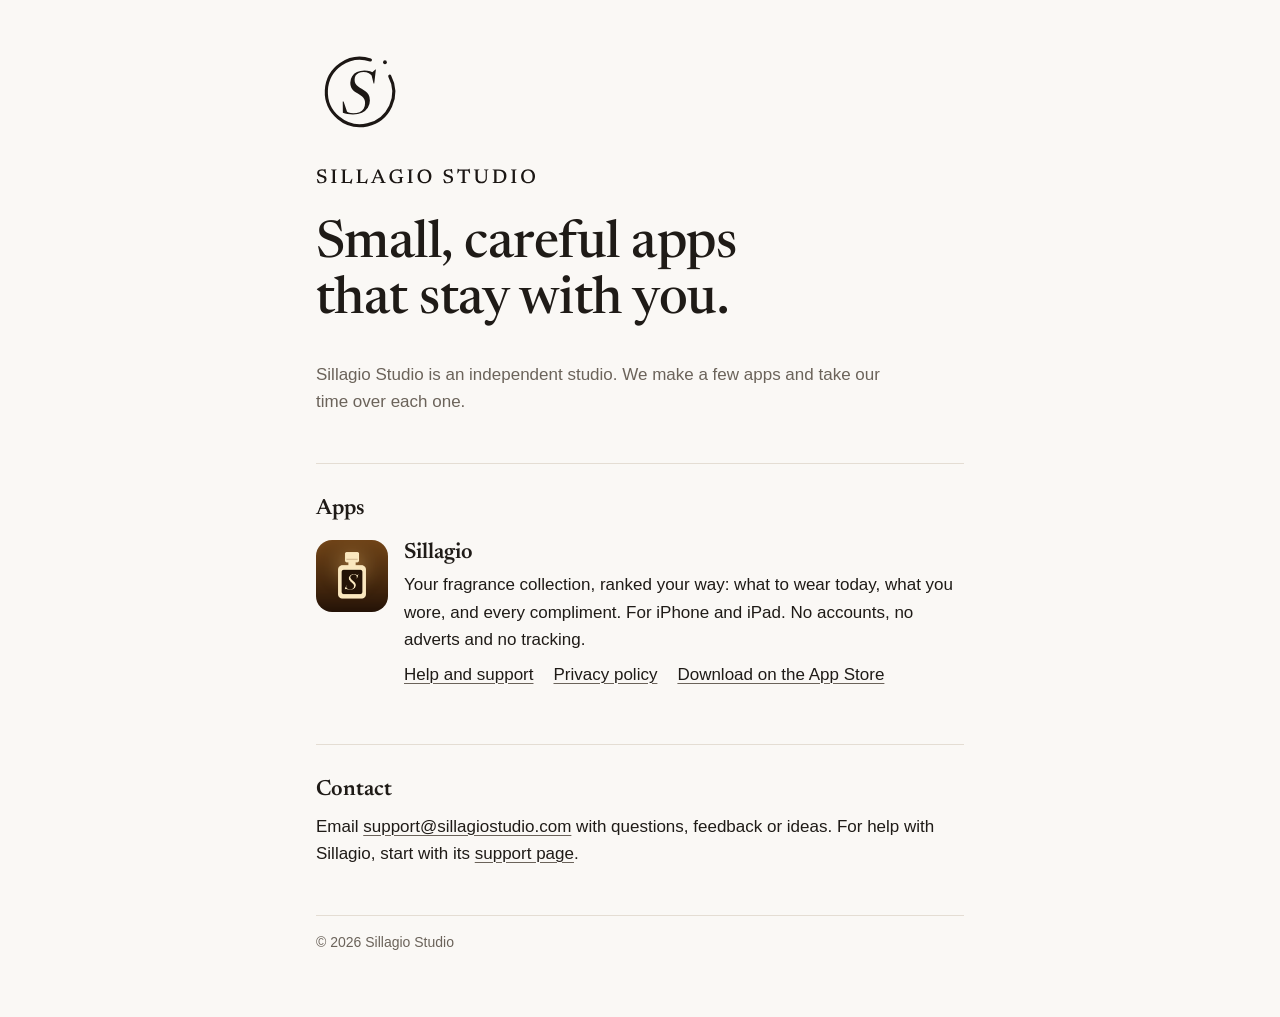
<file: index.html>
<!doctype html>
<html lang="en-GB">
<head>
  <meta charset="utf-8">
  <meta name="viewport" content="width=device-width, initial-scale=1, viewport-fit=cover">
  <title>Sillagio Studio</title>
  <meta name="description" content="Small, careful apps that stay with you. Sillagio Studio makes Sillagio, the fragrance collection app for iPhone and iPad.">
  <link rel="canonical" href="https://sillagiostudio.com/">
  <link rel="icon" href="/assets/favicon.svg" type="image/svg+xml">
  <link rel="apple-touch-icon" href="/assets/apple-touch-icon.png">
  <meta name="theme-color" content="#faf8f5" media="(prefers-color-scheme: light)">
  <meta name="theme-color" content="#161412" media="(prefers-color-scheme: dark)">
  <meta property="og:site_name" content="Sillagio Studio">
  <meta property="og:title" content="Sillagio Studio">
  <meta property="og:description" content="Small, careful apps that stay with you. Sillagio Studio makes Sillagio, the fragrance collection app for iPhone and iPad.">
  <meta property="og:url" content="https://sillagiostudio.com/">
  <meta property="og:image" content="https://sillagiostudio.com/assets/share-card.png">
  <meta property="og:image:width" content="1200">
  <meta property="og:image:height" content="630">
  <meta name="twitter:card" content="summary_large_image">
  <link rel="preload" href="/fonts/newsreader-latin.woff2" as="font" type="font/woff2" crossorigin>
  <link rel="stylesheet" href="/style.css">
</head>
<body>
<main>
  <header class="hero">
    <svg class="mark" viewBox="0 0 512 512" role="img" aria-label="Sillagio Studio"><path d="M429.06 163.98A196 196 0 1 1 316.57 69.59" fill="none" stroke="currentColor" stroke-width="18" stroke-linecap="round"/>
  <circle cx="401.27" cy="82.87" r="11" fill="currentColor"/>
  <path d="M328.32 165.81Q320.71 154.09 307.60 146.67Q294.49 139.24 276.99 139.24Q260.08 139.24 248.37 144.74Q236.67 150.23 230.58 160.49Q224.50 170.74 224.50 184.93Q224.50 198.94 230.25 208.27Q236.01 217.61 245.36 224.27Q254.71 230.94 265.59 237.39Q276.46 243.83 287.54 251.87Q298.61 259.91 306.09 272.57Q313.57 285.22 313.57 305.77Q313.57 329.53 301.53 347.91Q289.48 366.30 267.46 376.65Q245.44 387 215.39 387Q198.87 387 183.66 384.30Q168.44 381.60 156.32 376.22L155.55 311.23L160.48 311.23L183.77 379.61L166.93 361.74Q178.36 370.09 189.54 374.92Q200.72 379.75 217.17 379.75Q237.99 379.75 253.40 373.31Q268.81 366.87 277.22 353.65Q285.64 340.43 285.64 320.18Q285.64 306.69 280.86 297.53Q276.09 288.37 268.44 281.96Q260.79 275.56 252.07 270.70Q243.35 265.84 235.62 260.99Q225.26 254.39 217.07 246.83Q208.88 239.26 204.20 228.53Q199.51 217.79 199.51 202.04Q199.51 181.12 209.65 165.17Q219.79 149.22 238.38 140.13Q256.98 131.03 282.01 131.03Q300.26 131.03 314.57 135.80Q328.88 140.56 343.02 149.84L324.04 144.26L345.66 125L348.45 125L338.83 206.04L335.05 206.04L320.98 149.61Z" fill="currentColor"/></svg>
    <svg class="wordmark" viewBox="0 0 1095 83" role="img" aria-label="Sillagio Studio"><path d="M46.57 10.66L39.05 9.12L45.01 4.41L47.09 4.41L49.94 27.41L46.43 27.85L37.80 12.45L40.42 15.56Q37.74 13.67 34.85 12.82Q31.97 11.98 28.64 11.98Q22.16 11.98 18.75 14.64Q15.35 17.30 15.35 22.04Q15.35 25.17 16.76 27.26Q18.17 29.36 20.62 30.80Q23.08 32.24 26.20 33.31Q29.33 34.39 32.76 35.49Q36.20 36.60 39.63 38.01Q43.06 39.41 45.91 41.57Q48.76 43.74 50.49 47.09Q52.21 50.45 52.21 55.42Q52.21 62.35 48.88 67.01Q45.55 71.67 39.66 74.04Q33.77 76.41 25.98 76.41Q20.74 76.41 16.62 75.78Q12.49 75.14 8.07 73.49L4 54.98L7.82 54.98L20.25 73.36L10.31 66.79Q14.34 68.87 17.59 69.80Q20.84 70.73 24.70 70.73Q30.37 70.73 34.19 69.43Q38.01 68.13 39.95 65.48Q41.89 62.83 41.89 58.80Q41.89 55.19 40.16 52.83Q38.43 50.48 35.56 48.97Q32.69 47.46 29.27 46.37Q25.85 45.28 22.49 44.13Q19.13 42.99 16.10 41.54Q13.08 40.10 10.74 38.01Q8.40 35.92 7.06 32.86Q5.72 29.79 5.72 25.42Q5.72 19.55 8.60 15.33Q11.48 11.11 16.83 8.83Q22.18 6.55 29.52 6.55Q34.26 6.55 38.31 7.52Q42.37 8.49 46.57 10.66ZM102.47 72.65L102.47 75.29L75.08 75.29L75.08 72.65L83.04 70L83.04 12.97L75.08 10.32L75.08 7.68L102.47 7.68L102.47 10.32L94.52 12.97L94.52 70ZM176.76 78.75L174.43 78.75L168.61 75.29L137.82 75.29L137.85 69.34L173.09 69.34L167.19 71.59L177.90 53.31L181.16 53.79ZM144.23 12.97L144.23 75.29L124.79 75.29L124.79 72.65L132.75 70L132.75 12.97L124.79 10.32L124.79 7.68L152.19 7.68L152.19 10.32ZM253 78.75L250.68 78.75L244.86 75.29L214.07 75.29L214.10 69.34L249.33 69.34L243.44 71.59L254.15 53.31L257.40 53.79ZM220.48 12.97L220.48 75.29L201.04 75.29L201.04 72.65L209 70L209 12.97L201.04 10.32L201.04 7.68L228.43 7.68L228.43 10.32ZM291.30 51.60L291.30 45.85L325.18 45.85L325.18 51.60ZM339.81 69.90L347.52 72.65L347.52 75.29L318.94 75.29L318.94 72.65L327.52 70.02L305.19 16.05L307.96 16.05L287.06 70.01L295.22 72.65L295.22 75.29L272.57 75.29L272.57 72.65L280.34 70.02L305.92 6.92L313.18 6.92ZM428.04 66.02L430.11 70L430.11 71.05Q426.49 72.73 422.21 73.93Q417.94 75.14 413.25 75.78Q408.56 76.41 403.66 76.41Q394.77 76.41 387.67 74.11Q380.57 71.81 375.58 67.38Q370.59 62.95 367.95 56.58Q365.32 50.20 365.33 42.07Q365.35 31.29 370.06 23.30Q374.77 15.31 383.65 10.93Q392.53 6.55 405.07 6.55Q408.88 6.55 412.31 7.03Q415.74 7.51 419.89 8.58L416.18 9.18L422.45 4.41L424.58 4.41L427.19 28.61L423.63 29.07L414.91 12.65L419.92 17.78Q415.95 15.06 412.01 13.82Q408.07 12.57 403.16 12.57Q396.74 12.57 391.91 14.26Q387.09 15.96 383.86 19.31Q380.63 22.65 379 27.51Q377.38 32.36 377.35 38.68Q377.30 49.05 380.76 56.14Q384.22 63.24 390.34 66.85Q396.46 70.46 404.37 70.46Q407.57 70.46 410.67 69.91Q413.78 69.36 416.44 68.28Q419.10 67.19 420.86 65.67L416.56 72.81L416.56 50.15L407.47 47.29L407.47 44.69L434.71 44.69L434.71 47.29L428.04 49.98ZM482.55 72.65L482.55 75.29L455.15 75.29L455.15 72.65L463.11 70L463.11 12.97L455.15 10.32L455.15 7.68L482.55 7.68L482.55 10.32L474.59 12.97L474.59 70ZM540.13 6.55Q547.80 6.55 554.12 9.07Q560.44 11.60 565.02 16.21Q569.59 20.82 572.08 27.22Q574.56 33.61 574.56 41.38Q574.56 49.14 572.02 55.56Q569.49 61.98 564.83 66.66Q560.16 71.34 553.79 73.88Q547.41 76.41 539.68 76.41Q532.01 76.41 525.69 73.89Q519.37 71.37 514.79 66.76Q510.22 62.14 507.74 55.73Q505.25 49.32 505.25 41.58Q505.25 33.82 507.79 27.40Q510.32 20.99 514.98 16.31Q519.65 11.63 526.04 9.09Q532.43 6.55 540.13 6.55ZM540.33 70.28Q547.15 70.28 552.10 67.12Q557.05 63.97 559.74 57.98Q562.44 51.99 562.44 43.51Q562.44 33.54 559.56 26.68Q556.69 19.82 551.53 16.25Q546.37 12.69 539.48 12.69Q532.68 12.69 527.72 15.84Q522.76 18.99 520.07 24.97Q517.37 30.95 517.37 39.46Q517.37 49.38 520.25 56.26Q523.12 63.15 528.30 66.71Q533.49 70.28 540.33 70.28ZM676.34 10.66L668.82 9.12L674.78 4.41L676.87 4.41L679.71 27.41L676.20 27.85L667.57 12.45L670.20 15.56Q667.51 13.67 664.62 12.82Q661.74 11.98 658.41 11.98Q651.93 11.98 648.53 14.64Q645.12 17.30 645.12 22.04Q645.12 25.17 646.53 27.26Q647.94 29.36 650.40 30.80Q652.85 32.24 655.97 33.31Q659.10 34.39 662.54 35.49Q665.97 36.60 669.40 38.01Q672.83 39.41 675.68 41.57Q678.53 43.74 680.26 47.09Q681.99 50.45 681.99 55.42Q681.99 62.35 678.66 67.01Q675.33 71.67 669.43 74.04Q663.54 76.41 655.75 76.41Q650.52 76.41 646.39 75.78Q642.26 75.14 637.84 73.49L633.77 54.98L637.59 54.98L650.02 73.36L640.08 66.79Q644.11 68.87 647.36 69.80Q650.61 70.73 654.47 70.73Q660.14 70.73 663.96 69.43Q667.79 68.13 669.73 65.48Q671.67 62.83 671.67 58.80Q671.67 55.19 669.93 52.83Q668.20 50.48 665.33 48.97Q662.47 47.46 659.05 46.37Q655.63 45.28 652.26 44.13Q648.90 42.99 645.87 41.54Q642.85 40.10 640.51 38.01Q638.17 35.92 636.83 32.86Q635.50 29.79 635.50 25.42Q635.50 19.55 638.37 15.33Q641.25 11.11 646.60 8.83Q651.95 6.55 659.29 6.55Q664.04 6.55 668.09 7.52Q672.14 8.49 676.34 10.66ZM729.23 10.80L740.71 10.80L740.71 70L748.79 72.65L748.79 75.29L721.14 75.29L721.14 72.65L729.23 70ZM760.80 13.62L708.73 13.62L713.72 12.06L706.33 27.43L702.79 27L705.12 4L707.17 4L714.27 8.71L709.06 7.68L760.46 7.68L755.83 8.71L762.93 4L764.97 4L767.31 27L763.77 27.43L756.38 12.06ZM844.54 49.81L844.54 12.96L836.41 10.32L836.41 7.68L858.49 7.68L858.49 10.32L850.53 12.96L850.53 49.19Q850.53 58 847.33 64.08Q844.12 70.16 837.97 73.29Q831.82 76.41 822.96 76.41Q813.52 76.41 807.04 73.29Q800.55 70.17 797.22 63.90Q793.89 57.63 793.89 48.26L793.89 12.96L785.93 10.32L785.93 7.68L813.32 7.68L813.32 10.32L805.37 12.96L805.37 48.43Q805.37 55.12 807.54 59.55Q809.72 63.97 814.08 66.15Q818.43 68.34 824.95 68.34Q831.30 68.34 835.65 66.22Q840.01 64.10 842.27 59.98Q844.54 55.85 844.54 49.81ZM935.88 40.61Q935.88 26.78 928.20 20.20Q920.52 13.62 906.67 13.62L892.51 13.62L892 7.68L909.24 7.68Q922.23 7.68 930.85 11.20Q939.46 14.72 943.75 21.81Q948.03 28.90 948.03 39.58Q948.03 50.94 943 58.92Q937.96 66.89 929.19 71.09Q920.42 75.29 909.26 75.29L892 75.29L892.51 69.34L907.93 69.34Q916.44 69.34 922.71 66.40Q928.98 63.45 932.43 57.11Q935.88 50.78 935.88 40.61ZM879.23 75.29L879.23 72.65L887.19 70L887.19 12.97L879.23 10.32L879.23 7.68L898.67 7.68L898.67 75.29ZM998.20 72.65L998.20 75.29L970.80 75.29L970.80 72.65L978.76 70L978.76 12.97L970.80 10.32L970.80 7.68L998.20 7.68L998.20 10.32L990.24 12.97L990.24 70ZM1055.79 6.55Q1063.45 6.55 1069.77 9.07Q1076.09 11.60 1080.67 16.21Q1085.24 20.82 1087.73 27.22Q1090.21 33.61 1090.21 41.38Q1090.21 49.14 1087.68 55.56Q1085.14 61.98 1080.48 66.66Q1075.81 71.34 1069.44 73.88Q1063.06 76.41 1055.33 76.41Q1047.66 76.41 1041.34 73.89Q1035.02 71.37 1030.45 66.76Q1025.87 62.14 1023.39 55.73Q1020.90 49.32 1020.90 41.58Q1020.90 33.82 1023.44 27.40Q1025.97 20.99 1030.64 16.31Q1035.30 11.63 1041.69 9.09Q1048.08 6.55 1055.79 6.55ZM1055.98 70.28Q1062.80 70.28 1067.75 67.12Q1072.70 63.97 1075.40 57.98Q1078.09 51.99 1078.09 43.51Q1078.09 33.54 1075.22 26.68Q1072.34 19.82 1067.18 16.25Q1062.02 12.69 1055.13 12.69Q1048.33 12.69 1043.37 15.84Q1038.41 18.99 1035.72 24.97Q1033.03 30.95 1033.03 39.46Q1033.03 49.38 1035.90 56.26Q1038.77 63.15 1043.95 66.71Q1049.14 70.28 1055.98 70.28Z" fill="currentColor"/></svg>
    <h1>Small, careful apps that stay with you.</h1>
    <p class="lede">Sillagio Studio is an independent studio. We make a few apps and take our time over each one.</p>
  </header>

  <section aria-labelledby="apps">
    <h2 id="apps">Apps</h2>
    <div class="app">
      <img src="/assets/sillagio-icon.png" alt="" width="72" height="72">
      <div>
        <h3>Sillagio</h3>
        <p>Your fragrance collection, ranked your way: what to wear today, what you wore, and every compliment. For iPhone and iPad. No accounts, no adverts and no tracking.</p>
        <p class="links"><a href="/sillagio/">Help and support</a> <a href="/privacy.html">Privacy policy</a> <a href="https://apps.apple.com/app/id6823579084">Download on the App Store</a></p>
      </div>
    </div>
  </section>

  <section aria-labelledby="contact">
    <h2 id="contact">Contact</h2>
    <p>Email <a href="mailto:support@sillagiostudio.com">support@sillagiostudio.com</a> with questions, feedback or ideas. For help with Sillagio, start with its <a href="/sillagio/">support page</a>.</p>
  </section>

  <footer>
    <span>© 2026 Sillagio Studio</span>
  </footer>
</main>
</body>
</html>
</file>
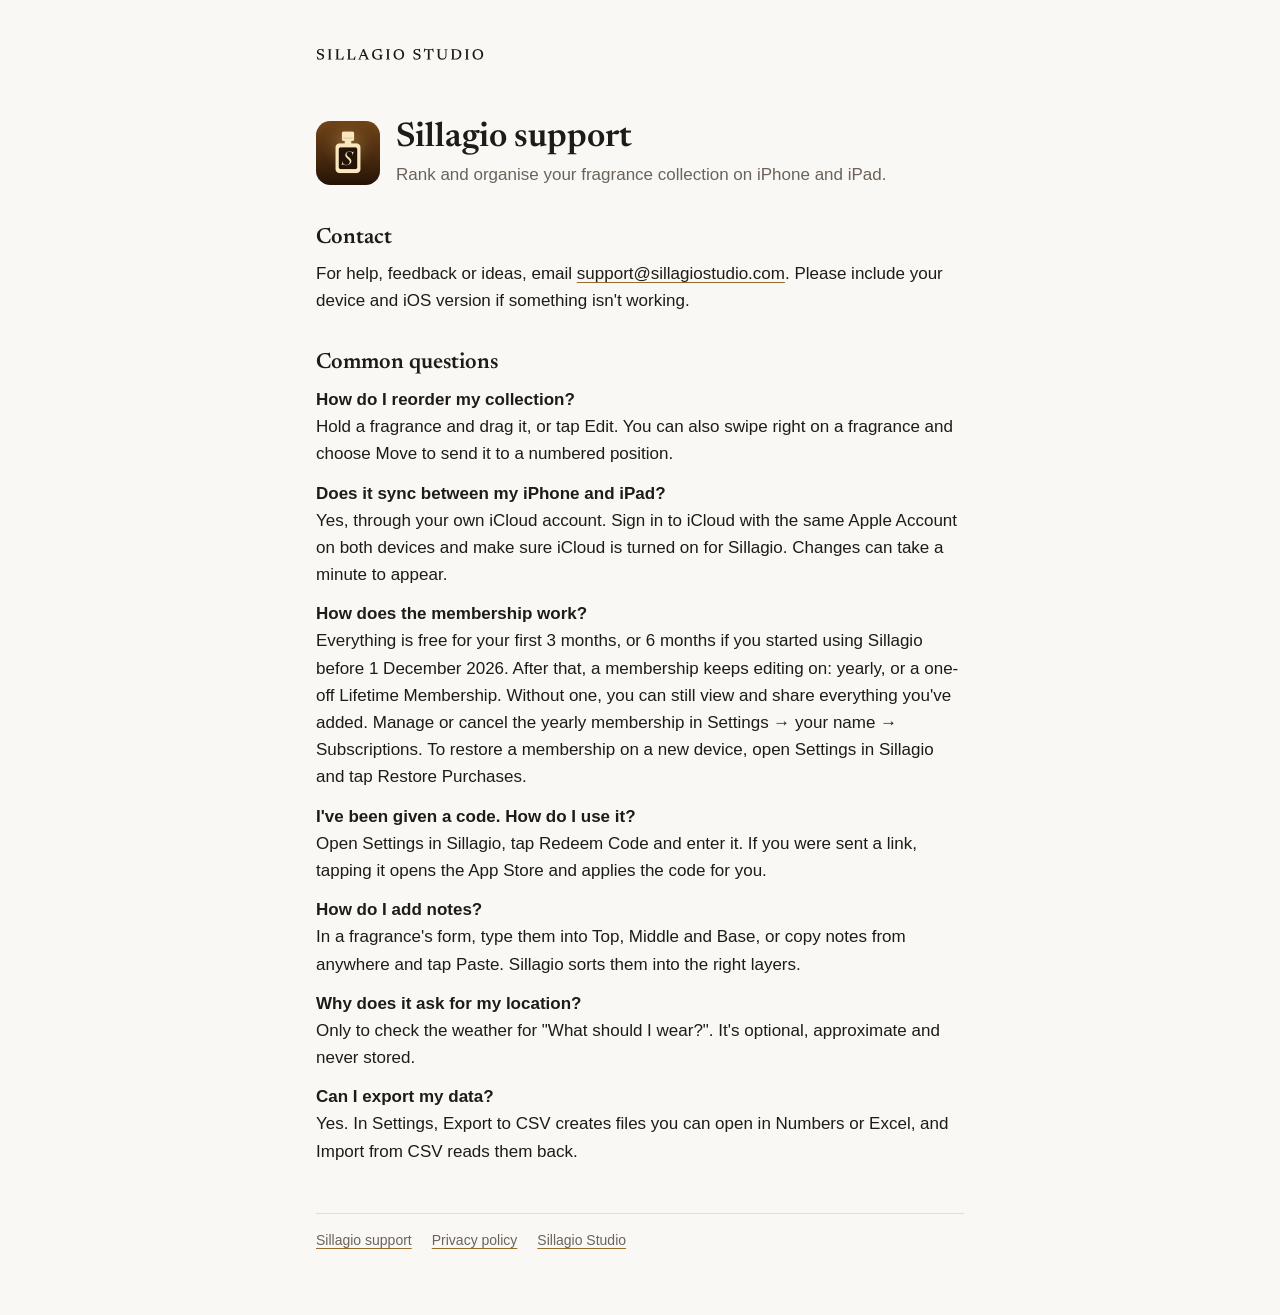
<file: sillagio/index.html>
<!doctype html>
<html lang="en-GB">
<head>
  <meta charset="utf-8">
  <meta name="viewport" content="width=device-width, initial-scale=1, viewport-fit=cover">
  <title>Sillagio Support</title>
  <meta name="description" content="Help and contact details for Sillagio, the fragrance collection app for iPhone and iPad.">
  <link rel="canonical" href="https://sillagiostudio.com/sillagio/">
  <link rel="icon" href="/assets/favicon.svg" type="image/svg+xml">
  <link rel="apple-touch-icon" href="/assets/apple-touch-icon.png">
  <meta name="theme-color" content="#faf8f5" media="(prefers-color-scheme: light)">
  <meta name="theme-color" content="#161412" media="(prefers-color-scheme: dark)">
  <meta property="og:site_name" content="Sillagio Studio">
  <meta property="og:title" content="Sillagio Support">
  <meta property="og:description" content="Help and contact details for Sillagio, the fragrance collection app for iPhone and iPad.">
  <meta property="og:url" content="https://sillagiostudio.com/sillagio/">
  <meta property="og:image" content="https://sillagiostudio.com/assets/share-card.png">
  <meta property="og:image:width" content="1200">
  <meta property="og:image:height" content="630">
  <meta name="twitter:card" content="summary_large_image">
  <link rel="preload" href="/fonts/newsreader-latin.woff2" as="font" type="font/woff2" crossorigin>
  <link rel="stylesheet" href="/style.css">
</head>
<body class="app-sillagio">
<main class="app-page">
  <a class="studio-bar" href="/" aria-label="Sillagio Studio home"><svg class="wordmark" viewBox="0 0 1095 83" role="img" aria-label="Sillagio Studio"><path d="M46.57 10.66L39.05 9.12L45.01 4.41L47.09 4.41L49.94 27.41L46.43 27.85L37.80 12.45L40.42 15.56Q37.74 13.67 34.85 12.82Q31.97 11.98 28.64 11.98Q22.16 11.98 18.75 14.64Q15.35 17.30 15.35 22.04Q15.35 25.17 16.76 27.26Q18.17 29.36 20.62 30.80Q23.08 32.24 26.20 33.31Q29.33 34.39 32.76 35.49Q36.20 36.60 39.63 38.01Q43.06 39.41 45.91 41.57Q48.76 43.74 50.49 47.09Q52.21 50.45 52.21 55.42Q52.21 62.35 48.88 67.01Q45.55 71.67 39.66 74.04Q33.77 76.41 25.98 76.41Q20.74 76.41 16.62 75.78Q12.49 75.14 8.07 73.49L4 54.98L7.82 54.98L20.25 73.36L10.31 66.79Q14.34 68.87 17.59 69.80Q20.84 70.73 24.70 70.73Q30.37 70.73 34.19 69.43Q38.01 68.13 39.95 65.48Q41.89 62.83 41.89 58.80Q41.89 55.19 40.16 52.83Q38.43 50.48 35.56 48.97Q32.69 47.46 29.27 46.37Q25.85 45.28 22.49 44.13Q19.13 42.99 16.10 41.54Q13.08 40.10 10.74 38.01Q8.40 35.92 7.06 32.86Q5.72 29.79 5.72 25.42Q5.72 19.55 8.60 15.33Q11.48 11.11 16.83 8.83Q22.18 6.55 29.52 6.55Q34.26 6.55 38.31 7.52Q42.37 8.49 46.57 10.66ZM102.47 72.65L102.47 75.29L75.08 75.29L75.08 72.65L83.04 70L83.04 12.97L75.08 10.32L75.08 7.68L102.47 7.68L102.47 10.32L94.52 12.97L94.52 70ZM176.76 78.75L174.43 78.75L168.61 75.29L137.82 75.29L137.85 69.34L173.09 69.34L167.19 71.59L177.90 53.31L181.16 53.79ZM144.23 12.97L144.23 75.29L124.79 75.29L124.79 72.65L132.75 70L132.75 12.97L124.79 10.32L124.79 7.68L152.19 7.68L152.19 10.32ZM253 78.75L250.68 78.75L244.86 75.29L214.07 75.29L214.10 69.34L249.33 69.34L243.44 71.59L254.15 53.31L257.40 53.79ZM220.48 12.97L220.48 75.29L201.04 75.29L201.04 72.65L209 70L209 12.97L201.04 10.32L201.04 7.68L228.43 7.68L228.43 10.32ZM291.30 51.60L291.30 45.85L325.18 45.85L325.18 51.60ZM339.81 69.90L347.52 72.65L347.52 75.29L318.94 75.29L318.94 72.65L327.52 70.02L305.19 16.05L307.96 16.05L287.06 70.01L295.22 72.65L295.22 75.29L272.57 75.29L272.57 72.65L280.34 70.02L305.92 6.92L313.18 6.92ZM428.04 66.02L430.11 70L430.11 71.05Q426.49 72.73 422.21 73.93Q417.94 75.14 413.25 75.78Q408.56 76.41 403.66 76.41Q394.77 76.41 387.67 74.11Q380.57 71.81 375.58 67.38Q370.59 62.95 367.95 56.58Q365.32 50.20 365.33 42.07Q365.35 31.29 370.06 23.30Q374.77 15.31 383.65 10.93Q392.53 6.55 405.07 6.55Q408.88 6.55 412.31 7.03Q415.74 7.51 419.89 8.58L416.18 9.18L422.45 4.41L424.58 4.41L427.19 28.61L423.63 29.07L414.91 12.65L419.92 17.78Q415.95 15.06 412.01 13.82Q408.07 12.57 403.16 12.57Q396.74 12.57 391.91 14.26Q387.09 15.96 383.86 19.31Q380.63 22.65 379 27.51Q377.38 32.36 377.35 38.68Q377.30 49.05 380.76 56.14Q384.22 63.24 390.34 66.85Q396.46 70.46 404.37 70.46Q407.57 70.46 410.67 69.91Q413.78 69.36 416.44 68.28Q419.10 67.19 420.86 65.67L416.56 72.81L416.56 50.15L407.47 47.29L407.47 44.69L434.71 44.69L434.71 47.29L428.04 49.98ZM482.55 72.65L482.55 75.29L455.15 75.29L455.15 72.65L463.11 70L463.11 12.97L455.15 10.32L455.15 7.68L482.55 7.68L482.55 10.32L474.59 12.97L474.59 70ZM540.13 6.55Q547.80 6.55 554.12 9.07Q560.44 11.60 565.02 16.21Q569.59 20.82 572.08 27.22Q574.56 33.61 574.56 41.38Q574.56 49.14 572.02 55.56Q569.49 61.98 564.83 66.66Q560.16 71.34 553.79 73.88Q547.41 76.41 539.68 76.41Q532.01 76.41 525.69 73.89Q519.37 71.37 514.79 66.76Q510.22 62.14 507.74 55.73Q505.25 49.32 505.25 41.58Q505.25 33.82 507.79 27.40Q510.32 20.99 514.98 16.31Q519.65 11.63 526.04 9.09Q532.43 6.55 540.13 6.55ZM540.33 70.28Q547.15 70.28 552.10 67.12Q557.05 63.97 559.74 57.98Q562.44 51.99 562.44 43.51Q562.44 33.54 559.56 26.68Q556.69 19.82 551.53 16.25Q546.37 12.69 539.48 12.69Q532.68 12.69 527.72 15.84Q522.76 18.99 520.07 24.97Q517.37 30.95 517.37 39.46Q517.37 49.38 520.25 56.26Q523.12 63.15 528.30 66.71Q533.49 70.28 540.33 70.28ZM676.34 10.66L668.82 9.12L674.78 4.41L676.87 4.41L679.71 27.41L676.20 27.85L667.57 12.45L670.20 15.56Q667.51 13.67 664.62 12.82Q661.74 11.98 658.41 11.98Q651.93 11.98 648.53 14.64Q645.12 17.30 645.12 22.04Q645.12 25.17 646.53 27.26Q647.94 29.36 650.40 30.80Q652.85 32.24 655.97 33.31Q659.10 34.39 662.54 35.49Q665.97 36.60 669.40 38.01Q672.83 39.41 675.68 41.57Q678.53 43.74 680.26 47.09Q681.99 50.45 681.99 55.42Q681.99 62.35 678.66 67.01Q675.33 71.67 669.43 74.04Q663.54 76.41 655.75 76.41Q650.52 76.41 646.39 75.78Q642.26 75.14 637.84 73.49L633.77 54.98L637.59 54.98L650.02 73.36L640.08 66.79Q644.11 68.87 647.36 69.80Q650.61 70.73 654.47 70.73Q660.14 70.73 663.96 69.43Q667.79 68.13 669.73 65.48Q671.67 62.83 671.67 58.80Q671.67 55.19 669.93 52.83Q668.20 50.48 665.33 48.97Q662.47 47.46 659.05 46.37Q655.63 45.28 652.26 44.13Q648.90 42.99 645.87 41.54Q642.85 40.10 640.51 38.01Q638.17 35.92 636.83 32.86Q635.50 29.79 635.50 25.42Q635.50 19.55 638.37 15.33Q641.25 11.11 646.60 8.83Q651.95 6.55 659.29 6.55Q664.04 6.55 668.09 7.52Q672.14 8.49 676.34 10.66ZM729.23 10.80L740.71 10.80L740.71 70L748.79 72.65L748.79 75.29L721.14 75.29L721.14 72.65L729.23 70ZM760.80 13.62L708.73 13.62L713.72 12.06L706.33 27.43L702.79 27L705.12 4L707.17 4L714.27 8.71L709.06 7.68L760.46 7.68L755.83 8.71L762.93 4L764.97 4L767.31 27L763.77 27.43L756.38 12.06ZM844.54 49.81L844.54 12.96L836.41 10.32L836.41 7.68L858.49 7.68L858.49 10.32L850.53 12.96L850.53 49.19Q850.53 58 847.33 64.08Q844.12 70.16 837.97 73.29Q831.82 76.41 822.96 76.41Q813.52 76.41 807.04 73.29Q800.55 70.17 797.22 63.90Q793.89 57.63 793.89 48.26L793.89 12.96L785.93 10.32L785.93 7.68L813.32 7.68L813.32 10.32L805.37 12.96L805.37 48.43Q805.37 55.12 807.54 59.55Q809.72 63.97 814.08 66.15Q818.43 68.34 824.95 68.34Q831.30 68.34 835.65 66.22Q840.01 64.10 842.27 59.98Q844.54 55.85 844.54 49.81ZM935.88 40.61Q935.88 26.78 928.20 20.20Q920.52 13.62 906.67 13.62L892.51 13.62L892 7.68L909.24 7.68Q922.23 7.68 930.85 11.20Q939.46 14.72 943.75 21.81Q948.03 28.90 948.03 39.58Q948.03 50.94 943 58.92Q937.96 66.89 929.19 71.09Q920.42 75.29 909.26 75.29L892 75.29L892.51 69.34L907.93 69.34Q916.44 69.34 922.71 66.40Q928.98 63.45 932.43 57.11Q935.88 50.78 935.88 40.61ZM879.23 75.29L879.23 72.65L887.19 70L887.19 12.97L879.23 10.32L879.23 7.68L898.67 7.68L898.67 75.29ZM998.20 72.65L998.20 75.29L970.80 75.29L970.80 72.65L978.76 70L978.76 12.97L970.80 10.32L970.80 7.68L998.20 7.68L998.20 10.32L990.24 12.97L990.24 70ZM1055.79 6.55Q1063.45 6.55 1069.77 9.07Q1076.09 11.60 1080.67 16.21Q1085.24 20.82 1087.73 27.22Q1090.21 33.61 1090.21 41.38Q1090.21 49.14 1087.68 55.56Q1085.14 61.98 1080.48 66.66Q1075.81 71.34 1069.44 73.88Q1063.06 76.41 1055.33 76.41Q1047.66 76.41 1041.34 73.89Q1035.02 71.37 1030.45 66.76Q1025.87 62.14 1023.39 55.73Q1020.90 49.32 1020.90 41.58Q1020.90 33.82 1023.44 27.40Q1025.97 20.99 1030.64 16.31Q1035.30 11.63 1041.69 9.09Q1048.08 6.55 1055.79 6.55ZM1055.98 70.28Q1062.80 70.28 1067.75 67.12Q1072.70 63.97 1075.40 57.98Q1078.09 51.99 1078.09 43.51Q1078.09 33.54 1075.22 26.68Q1072.34 19.82 1067.18 16.25Q1062.02 12.69 1055.13 12.69Q1048.33 12.69 1043.37 15.84Q1038.41 18.99 1035.72 24.97Q1033.03 30.95 1033.03 39.46Q1033.03 49.38 1035.90 56.26Q1038.77 63.15 1043.95 66.71Q1049.14 70.28 1055.98 70.28Z" fill="currentColor"/></svg></a>

  <header class="app-head">
    <img src="/assets/sillagio-icon.png" alt="" width="64" height="64">
    <div>
      <h1>Sillagio support</h1>
      <p class="muted">Rank and organise your fragrance collection on iPhone and iPad.</p>
    </div>
  </header>

  <h2>Contact</h2>
  <p>For help, feedback or ideas, email <a href="mailto:support@sillagiostudio.com">support@sillagiostudio.com</a>. Please include your device and iOS version if something isn't working.</p>

  <h2>Common questions</h2>

  <p><strong>How do I reorder my collection?</strong><br>
  Hold a fragrance and drag it, or tap Edit. You can also swipe right on a fragrance and choose Move to send it to a numbered position.</p>

  <p><strong>Does it sync between my iPhone and iPad?</strong><br>
  Yes, through your own iCloud account. Sign in to iCloud with the same Apple Account on both devices and make sure iCloud is turned on for Sillagio. Changes can take a minute to appear.</p>

  <p><strong>How does the membership work?</strong><br>
  Everything is free for your first 3 months, or 6 months if you started using Sillagio before 1 December 2026. After that, a membership keeps editing on: yearly, or a one-off Lifetime Membership. Without one, you can still view and share everything you've added. Manage or cancel the yearly membership in Settings &rarr; your name &rarr; Subscriptions. To restore a membership on a new device, open Settings in Sillagio and tap Restore Purchases.</p>

  <p><strong>I've been given a code. How do I use it?</strong><br>
  Open Settings in Sillagio, tap Redeem Code and enter it. If you were sent a link, tapping it opens the App Store and applies the code for you.</p>

  <p><strong>How do I add notes?</strong><br>
  In a fragrance's form, type them into Top, Middle and Base, or copy notes from anywhere and tap Paste. Sillagio sorts them into the right layers.</p>

  <p><strong>Why does it ask for my location?</strong><br>
  Only to check the weather for "What should I wear?". It's optional, approximate and never stored.</p>

  <p><strong>Can I export my data?</strong><br>
  Yes. In Settings, Export to CSV creates files you can open in Numbers or Excel, and Import from CSV reads them back.</p>

  <footer>
    <a href="/sillagio/">Sillagio support</a>
    <a href="/privacy.html">Privacy policy</a>
    <a href="/">Sillagio Studio</a>
  </footer>
</main>
</body>
</html>
</file>
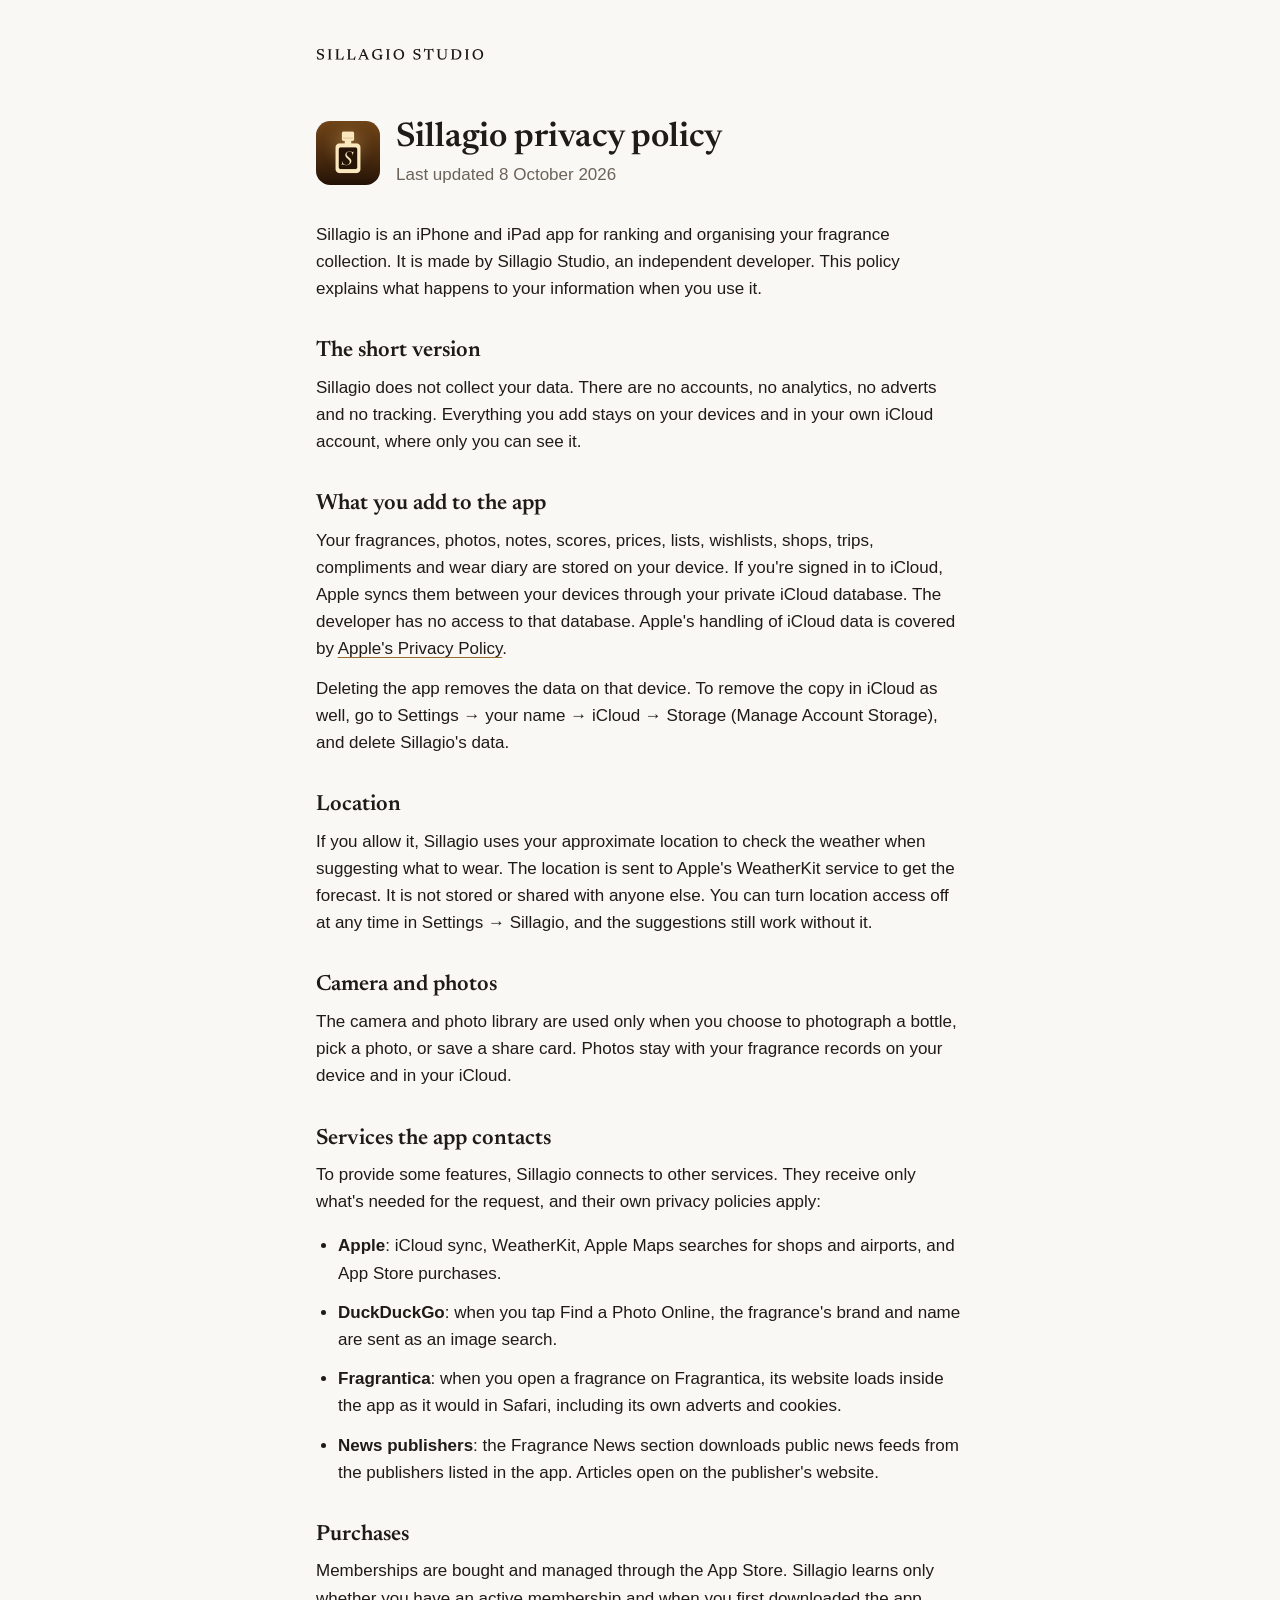
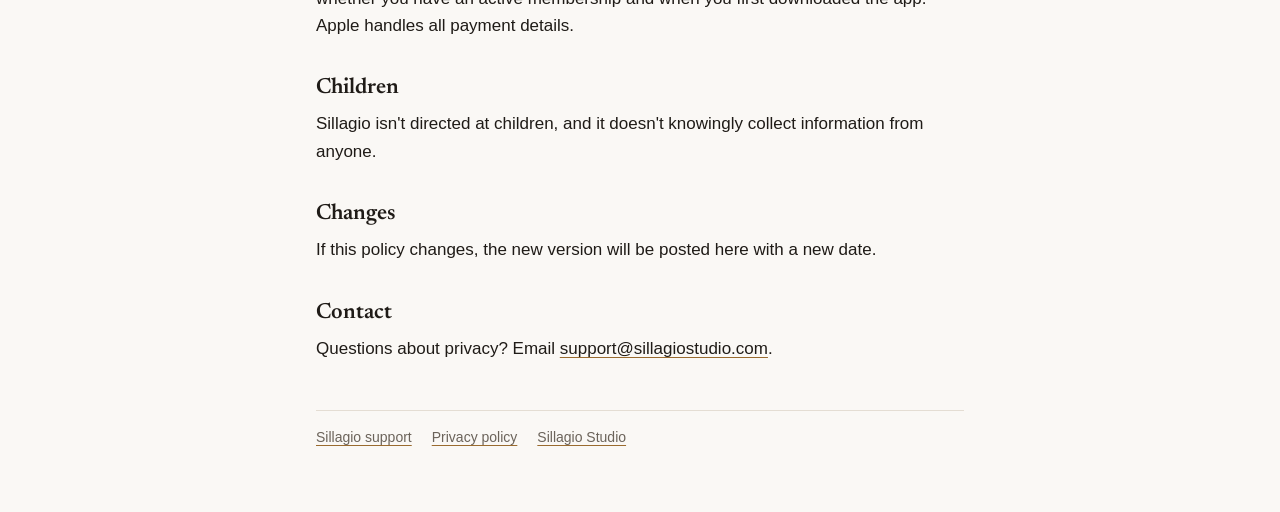
<file: privacy.html>
<!doctype html>
<html lang="en-GB">
<head>
  <meta charset="utf-8">
  <meta name="viewport" content="width=device-width, initial-scale=1, viewport-fit=cover">
  <title>Sillagio Privacy Policy</title>
  <meta name="description" content="How Sillagio handles your information: no accounts, no analytics, no adverts and no tracking.">
  <link rel="canonical" href="https://sillagiostudio.com/privacy.html">
  <link rel="icon" href="/assets/favicon.svg" type="image/svg+xml">
  <link rel="apple-touch-icon" href="/assets/apple-touch-icon.png">
  <meta name="theme-color" content="#faf8f5" media="(prefers-color-scheme: light)">
  <meta name="theme-color" content="#161412" media="(prefers-color-scheme: dark)">
  <meta property="og:site_name" content="Sillagio Studio">
  <meta property="og:title" content="Sillagio Privacy Policy">
  <meta property="og:description" content="How Sillagio handles your information: no accounts, no analytics, no adverts and no tracking.">
  <meta property="og:url" content="https://sillagiostudio.com/privacy.html">
  <meta property="og:image" content="https://sillagiostudio.com/assets/share-card.png">
  <meta property="og:image:width" content="1200">
  <meta property="og:image:height" content="630">
  <meta name="twitter:card" content="summary_large_image">
  <link rel="preload" href="/fonts/newsreader-latin.woff2" as="font" type="font/woff2" crossorigin>
  <link rel="stylesheet" href="/style.css">
</head>
<body class="app-sillagio">
<main class="app-page">
  <a class="studio-bar" href="/" aria-label="Sillagio Studio home"><svg class="wordmark" viewBox="0 0 1095 83" role="img" aria-label="Sillagio Studio"><path d="M46.57 10.66L39.05 9.12L45.01 4.41L47.09 4.41L49.94 27.41L46.43 27.85L37.80 12.45L40.42 15.56Q37.74 13.67 34.85 12.82Q31.97 11.98 28.64 11.98Q22.16 11.98 18.75 14.64Q15.35 17.30 15.35 22.04Q15.35 25.17 16.76 27.26Q18.17 29.36 20.62 30.80Q23.08 32.24 26.20 33.31Q29.33 34.39 32.76 35.49Q36.20 36.60 39.63 38.01Q43.06 39.41 45.91 41.57Q48.76 43.74 50.49 47.09Q52.21 50.45 52.21 55.42Q52.21 62.35 48.88 67.01Q45.55 71.67 39.66 74.04Q33.77 76.41 25.98 76.41Q20.74 76.41 16.62 75.78Q12.49 75.14 8.07 73.49L4 54.98L7.82 54.98L20.25 73.36L10.31 66.79Q14.34 68.87 17.59 69.80Q20.84 70.73 24.70 70.73Q30.37 70.73 34.19 69.43Q38.01 68.13 39.95 65.48Q41.89 62.83 41.89 58.80Q41.89 55.19 40.16 52.83Q38.43 50.48 35.56 48.97Q32.69 47.46 29.27 46.37Q25.85 45.28 22.49 44.13Q19.13 42.99 16.10 41.54Q13.08 40.10 10.74 38.01Q8.40 35.92 7.06 32.86Q5.72 29.79 5.72 25.42Q5.72 19.55 8.60 15.33Q11.48 11.11 16.83 8.83Q22.18 6.55 29.52 6.55Q34.26 6.55 38.31 7.52Q42.37 8.49 46.57 10.66ZM102.47 72.65L102.47 75.29L75.08 75.29L75.08 72.65L83.04 70L83.04 12.97L75.08 10.32L75.08 7.68L102.47 7.68L102.47 10.32L94.52 12.97L94.52 70ZM176.76 78.75L174.43 78.75L168.61 75.29L137.82 75.29L137.85 69.34L173.09 69.34L167.19 71.59L177.90 53.31L181.16 53.79ZM144.23 12.97L144.23 75.29L124.79 75.29L124.79 72.65L132.75 70L132.75 12.97L124.79 10.32L124.79 7.68L152.19 7.68L152.19 10.32ZM253 78.75L250.68 78.75L244.86 75.29L214.07 75.29L214.10 69.34L249.33 69.34L243.44 71.59L254.15 53.31L257.40 53.79ZM220.48 12.97L220.48 75.29L201.04 75.29L201.04 72.65L209 70L209 12.97L201.04 10.32L201.04 7.68L228.43 7.68L228.43 10.32ZM291.30 51.60L291.30 45.85L325.18 45.85L325.18 51.60ZM339.81 69.90L347.52 72.65L347.52 75.29L318.94 75.29L318.94 72.65L327.52 70.02L305.19 16.05L307.96 16.05L287.06 70.01L295.22 72.65L295.22 75.29L272.57 75.29L272.57 72.65L280.34 70.02L305.92 6.92L313.18 6.92ZM428.04 66.02L430.11 70L430.11 71.05Q426.49 72.73 422.21 73.93Q417.94 75.14 413.25 75.78Q408.56 76.41 403.66 76.41Q394.77 76.41 387.67 74.11Q380.57 71.81 375.58 67.38Q370.59 62.95 367.95 56.58Q365.32 50.20 365.33 42.07Q365.35 31.29 370.06 23.30Q374.77 15.31 383.65 10.93Q392.53 6.55 405.07 6.55Q408.88 6.55 412.31 7.03Q415.74 7.51 419.89 8.58L416.18 9.18L422.45 4.41L424.58 4.41L427.19 28.61L423.63 29.07L414.91 12.65L419.92 17.78Q415.95 15.06 412.01 13.82Q408.07 12.57 403.16 12.57Q396.74 12.57 391.91 14.26Q387.09 15.96 383.86 19.31Q380.63 22.65 379 27.51Q377.38 32.36 377.35 38.68Q377.30 49.05 380.76 56.14Q384.22 63.24 390.34 66.85Q396.46 70.46 404.37 70.46Q407.57 70.46 410.67 69.91Q413.78 69.36 416.44 68.28Q419.10 67.19 420.86 65.67L416.56 72.81L416.56 50.15L407.47 47.29L407.47 44.69L434.71 44.69L434.71 47.29L428.04 49.98ZM482.55 72.65L482.55 75.29L455.15 75.29L455.15 72.65L463.11 70L463.11 12.97L455.15 10.32L455.15 7.68L482.55 7.68L482.55 10.32L474.59 12.97L474.59 70ZM540.13 6.55Q547.80 6.55 554.12 9.07Q560.44 11.60 565.02 16.21Q569.59 20.82 572.08 27.22Q574.56 33.61 574.56 41.38Q574.56 49.14 572.02 55.56Q569.49 61.98 564.83 66.66Q560.16 71.34 553.79 73.88Q547.41 76.41 539.68 76.41Q532.01 76.41 525.69 73.89Q519.37 71.37 514.79 66.76Q510.22 62.14 507.74 55.73Q505.25 49.32 505.25 41.58Q505.25 33.82 507.79 27.40Q510.32 20.99 514.98 16.31Q519.65 11.63 526.04 9.09Q532.43 6.55 540.13 6.55ZM540.33 70.28Q547.15 70.28 552.10 67.12Q557.05 63.97 559.74 57.98Q562.44 51.99 562.44 43.51Q562.44 33.54 559.56 26.68Q556.69 19.82 551.53 16.25Q546.37 12.69 539.48 12.69Q532.68 12.69 527.72 15.84Q522.76 18.99 520.07 24.97Q517.37 30.95 517.37 39.46Q517.37 49.38 520.25 56.26Q523.12 63.15 528.30 66.71Q533.49 70.28 540.33 70.28ZM676.34 10.66L668.82 9.12L674.78 4.41L676.87 4.41L679.71 27.41L676.20 27.85L667.57 12.45L670.20 15.56Q667.51 13.67 664.62 12.82Q661.74 11.98 658.41 11.98Q651.93 11.98 648.53 14.64Q645.12 17.30 645.12 22.04Q645.12 25.17 646.53 27.26Q647.94 29.36 650.40 30.80Q652.85 32.24 655.97 33.31Q659.10 34.39 662.54 35.49Q665.97 36.60 669.40 38.01Q672.83 39.41 675.68 41.57Q678.53 43.74 680.26 47.09Q681.99 50.45 681.99 55.42Q681.99 62.35 678.66 67.01Q675.33 71.67 669.43 74.04Q663.54 76.41 655.75 76.41Q650.52 76.41 646.39 75.78Q642.26 75.14 637.84 73.49L633.77 54.98L637.59 54.98L650.02 73.36L640.08 66.79Q644.11 68.87 647.36 69.80Q650.61 70.73 654.47 70.73Q660.14 70.73 663.96 69.43Q667.79 68.13 669.73 65.48Q671.67 62.83 671.67 58.80Q671.67 55.19 669.93 52.83Q668.20 50.48 665.33 48.97Q662.47 47.46 659.05 46.37Q655.63 45.28 652.26 44.13Q648.90 42.99 645.87 41.54Q642.85 40.10 640.51 38.01Q638.17 35.92 636.83 32.86Q635.50 29.79 635.50 25.42Q635.50 19.55 638.37 15.33Q641.25 11.11 646.60 8.83Q651.95 6.55 659.29 6.55Q664.04 6.55 668.09 7.52Q672.14 8.49 676.34 10.66ZM729.23 10.80L740.71 10.80L740.71 70L748.79 72.65L748.79 75.29L721.14 75.29L721.14 72.65L729.23 70ZM760.80 13.62L708.73 13.62L713.72 12.06L706.33 27.43L702.79 27L705.12 4L707.17 4L714.27 8.71L709.06 7.68L760.46 7.68L755.83 8.71L762.93 4L764.97 4L767.31 27L763.77 27.43L756.38 12.06ZM844.54 49.81L844.54 12.96L836.41 10.32L836.41 7.68L858.49 7.68L858.49 10.32L850.53 12.96L850.53 49.19Q850.53 58 847.33 64.08Q844.12 70.16 837.97 73.29Q831.82 76.41 822.96 76.41Q813.52 76.41 807.04 73.29Q800.55 70.17 797.22 63.90Q793.89 57.63 793.89 48.26L793.89 12.96L785.93 10.32L785.93 7.68L813.32 7.68L813.32 10.32L805.37 12.96L805.37 48.43Q805.37 55.12 807.54 59.55Q809.72 63.97 814.08 66.15Q818.43 68.34 824.95 68.34Q831.30 68.34 835.65 66.22Q840.01 64.10 842.27 59.98Q844.54 55.85 844.54 49.81ZM935.88 40.61Q935.88 26.78 928.20 20.20Q920.52 13.62 906.67 13.62L892.51 13.62L892 7.68L909.24 7.68Q922.23 7.68 930.85 11.20Q939.46 14.72 943.75 21.81Q948.03 28.90 948.03 39.58Q948.03 50.94 943 58.92Q937.96 66.89 929.19 71.09Q920.42 75.29 909.26 75.29L892 75.29L892.51 69.34L907.93 69.34Q916.44 69.34 922.71 66.40Q928.98 63.45 932.43 57.11Q935.88 50.78 935.88 40.61ZM879.23 75.29L879.23 72.65L887.19 70L887.19 12.97L879.23 10.32L879.23 7.68L898.67 7.68L898.67 75.29ZM998.20 72.65L998.20 75.29L970.80 75.29L970.80 72.65L978.76 70L978.76 12.97L970.80 10.32L970.80 7.68L998.20 7.68L998.20 10.32L990.24 12.97L990.24 70ZM1055.79 6.55Q1063.45 6.55 1069.77 9.07Q1076.09 11.60 1080.67 16.21Q1085.24 20.82 1087.73 27.22Q1090.21 33.61 1090.21 41.38Q1090.21 49.14 1087.68 55.56Q1085.14 61.98 1080.48 66.66Q1075.81 71.34 1069.44 73.88Q1063.06 76.41 1055.33 76.41Q1047.66 76.41 1041.34 73.89Q1035.02 71.37 1030.45 66.76Q1025.87 62.14 1023.39 55.73Q1020.90 49.32 1020.90 41.58Q1020.90 33.82 1023.44 27.40Q1025.97 20.99 1030.64 16.31Q1035.30 11.63 1041.69 9.09Q1048.08 6.55 1055.79 6.55ZM1055.98 70.28Q1062.80 70.28 1067.75 67.12Q1072.70 63.97 1075.40 57.98Q1078.09 51.99 1078.09 43.51Q1078.09 33.54 1075.22 26.68Q1072.34 19.82 1067.18 16.25Q1062.02 12.69 1055.13 12.69Q1048.33 12.69 1043.37 15.84Q1038.41 18.99 1035.72 24.97Q1033.03 30.95 1033.03 39.46Q1033.03 49.38 1035.90 56.26Q1038.77 63.15 1043.95 66.71Q1049.14 70.28 1055.98 70.28Z" fill="currentColor"/></svg></a>

  <header class="app-head">
    <img src="/assets/sillagio-icon.png" alt="" width="64" height="64">
    <div>
      <h1>Sillagio privacy policy</h1>
      <p class="muted">Last updated 8 October 2026</p>
    </div>
  </header>

  <p>Sillagio is an iPhone and iPad app for ranking and organising your fragrance collection. It is made by Sillagio Studio, an independent developer. This policy explains what happens to your information when you use it.</p>

  <h2>The short version</h2>
  <p>Sillagio does not collect your data. There are no accounts, no analytics, no adverts and no tracking. Everything you add stays on your devices and in your own iCloud account, where only you can see it.</p>

  <h2>What you add to the app</h2>
  <p>Your fragrances, photos, notes, scores, prices, lists, wishlists, shops, trips, compliments and wear diary are stored on your device. If you're signed in to iCloud, Apple syncs them between your devices through your private iCloud database. The developer has no access to that database. Apple's handling of iCloud data is covered by <a href="https://www.apple.com/legal/privacy/">Apple's Privacy Policy</a>.</p>
  <p>Deleting the app removes the data on that device. To remove the copy in iCloud as well, go to Settings &rarr; your name &rarr; iCloud &rarr; Storage (Manage Account Storage), and delete Sillagio's data.</p>

  <h2>Location</h2>
  <p>If you allow it, Sillagio uses your approximate location to check the weather when suggesting what to wear. The location is sent to Apple's WeatherKit service to get the forecast. It is not stored or shared with anyone else. You can turn location access off at any time in Settings &rarr; Sillagio, and the suggestions still work without it.</p>

  <h2>Camera and photos</h2>
  <p>The camera and photo library are used only when you choose to photograph a bottle, pick a photo, or save a share card. Photos stay with your fragrance records on your device and in your iCloud.</p>

  <h2>Services the app contacts</h2>
  <p>To provide some features, Sillagio connects to other services. They receive only what's needed for the request, and their own privacy policies apply:</p>
  <ul>
    <li><strong>Apple</strong>: iCloud sync, WeatherKit, Apple Maps searches for shops and airports, and App Store purchases.</li>
    <li><strong>DuckDuckGo</strong>: when you tap Find a Photo Online, the fragrance's brand and name are sent as an image search.</li>
    <li><strong>Fragrantica</strong>: when you open a fragrance on Fragrantica, its website loads inside the app as it would in Safari, including its own adverts and cookies.</li>
    <li><strong>News publishers</strong>: the Fragrance News section downloads public news feeds from the publishers listed in the app. Articles open on the publisher's website.</li>
  </ul>

  <h2>Purchases</h2>
  <p>Memberships are bought and managed through the App Store. Sillagio learns only whether you have an active membership and when you first downloaded the app. Apple handles all payment details.</p>

  <h2>Children</h2>
  <p>Sillagio isn't directed at children, and it doesn't knowingly collect information from anyone.</p>

  <h2>Changes</h2>
  <p>If this policy changes, the new version will be posted here with a new date.</p>

  <h2>Contact</h2>
  <p>Questions about privacy? Email <a href="mailto:support@sillagiostudio.com">support@sillagiostudio.com</a>.</p>

  <footer>
    <a href="/sillagio/">Sillagio support</a>
    <a href="/privacy.html">Privacy policy</a>
    <a href="/">Sillagio Studio</a>
  </footer>
</main>
</body>
</html>
</file>
<file: style.css>
/* Sillagio Studio. Values from the studio design system (tokens.json). */
@font-face {
  font-family: "Newsreader";
  src: url("/fonts/newsreader-latin.woff2") format("woff2");
  font-weight: 200 800;
  font-style: normal;
  font-display: swap;
}

:root {
  --surface: #faf8f5;
  --text: #1f1b17;
  --muted: #6b635a;
  --rule: #e4ddd3;
  --focus: #1c1714;
  --mark: #1c1714;           /* studio-ink on light grounds */
  --accent: #6b635a;         /* link underlines; an app's pages use its own accent */
  --serif: "Newsreader", "New York", Georgia, serif;
  --sans: -apple-system, BlinkMacSystemFont, "Helvetica Neue", Arial, sans-serif;
  --space-1: 8px;
  --space-2: 16px;
  --space-3: 32px;
  --space-4: 48px;
  --space-5: 64px;
  color-scheme: light dark;
}
@media (prefers-color-scheme: dark) {
  :root {
    --surface: #161412;
    --text: #f1ece6;
    --muted: #a99f94;
    --rule: #2e2a26;
    --focus: #fbeac9;
    --mark: #fbeac9;         /* studio-cream on dark grounds */
    --accent: #a99f94;
  }
}
/* Sillagio's pages: its bronze on link underlines only, since the light bronze is under 4.5:1 for text. */
.app-sillagio { --accent: #9a6b2f; }
@media (prefers-color-scheme: dark) { .app-sillagio { --accent: #d9a85b; } }

* { box-sizing: border-box; }
body {
  margin: 0;
  background: var(--surface);
  color: var(--text);
  font: 17px/1.6 var(--sans);
  -webkit-text-size-adjust: 100%;
}
main {
  max-width: 680px;
  margin: 0 auto;
  padding-block: var(--space-4) var(--space-5);
  padding-left: max(var(--space-2), env(safe-area-inset-left, 0px));
  padding-right: max(var(--space-2), env(safe-area-inset-right, 0px));
}
a {
  color: var(--text);
  text-decoration-color: var(--accent);
  text-decoration-thickness: 1px;
  text-underline-offset: 0.18em;
}
a:hover { text-decoration-thickness: 2px; }
:focus-visible { outline: 2px solid var(--focus); outline-offset: 3px; border-radius: 2px; }

h1, h2, h3 { font-family: var(--serif); line-height: 1.25; text-wrap: balance; }
h1 { font-size: 34px; font-weight: 600; margin: 0; }
h2 { font-size: 22px; font-weight: 600; margin: 0 0 var(--space-1); }
h3 { font-size: 22px; font-weight: 600; margin: 0; }
p, li { margin: 0 0 12px; }
ul { padding-left: 22px; }
.muted { color: var(--muted); }

.mark, .wordmark { display: block; fill: var(--mark); color: var(--mark); }

/* Studio home */
.hero { display: flex; flex-direction: column; align-items: flex-start; gap: var(--space-3); }
.hero .mark { width: 88px; height: 88px; }
.hero .wordmark { width: 220px; height: auto; }
.hero h1 { font-size: clamp(36px, 7vw, 52px); font-weight: 500; line-height: 1.08; letter-spacing: -0.01em; }
.hero .lede { margin: 0; max-width: 34em; color: var(--muted); }

section { border-top: 1px solid var(--rule); padding-top: var(--space-3); margin-top: var(--space-4); }

.app { display: grid; grid-template-columns: 72px minmax(0, 1fr); gap: var(--space-2); align-items: start; margin-top: var(--space-2); }
.app img { width: 72px; height: 72px; border-radius: 22.37%; }
.app p { margin: 4px 0 var(--space-1); }
.links { display: flex; flex-wrap: wrap; gap: 4px 20px; margin: 0; }

/* App pages */
.studio-bar { display: inline-block; margin-bottom: var(--space-4); }
.studio-bar .wordmark { width: 168px; height: auto; }
.app-head { display: grid; grid-template-columns: 64px minmax(0, 1fr); gap: var(--space-2); align-items: center; margin-bottom: var(--space-3); }
.app-head img { width: 64px; height: 64px; border-radius: 22.37%; }
.app-head p { margin: 2px 0 0; }
.app-page h2 { margin-top: 36px; }

footer {
  margin-top: var(--space-4);
  padding-top: var(--space-2);
  border-top: 1px solid var(--rule);
  font-size: 14px;
  line-height: 1.5;
  color: var(--muted);
  display: flex;
  flex-wrap: wrap;
  gap: var(--space-1) 20px;
}
footer a { color: var(--muted); }
</file>
